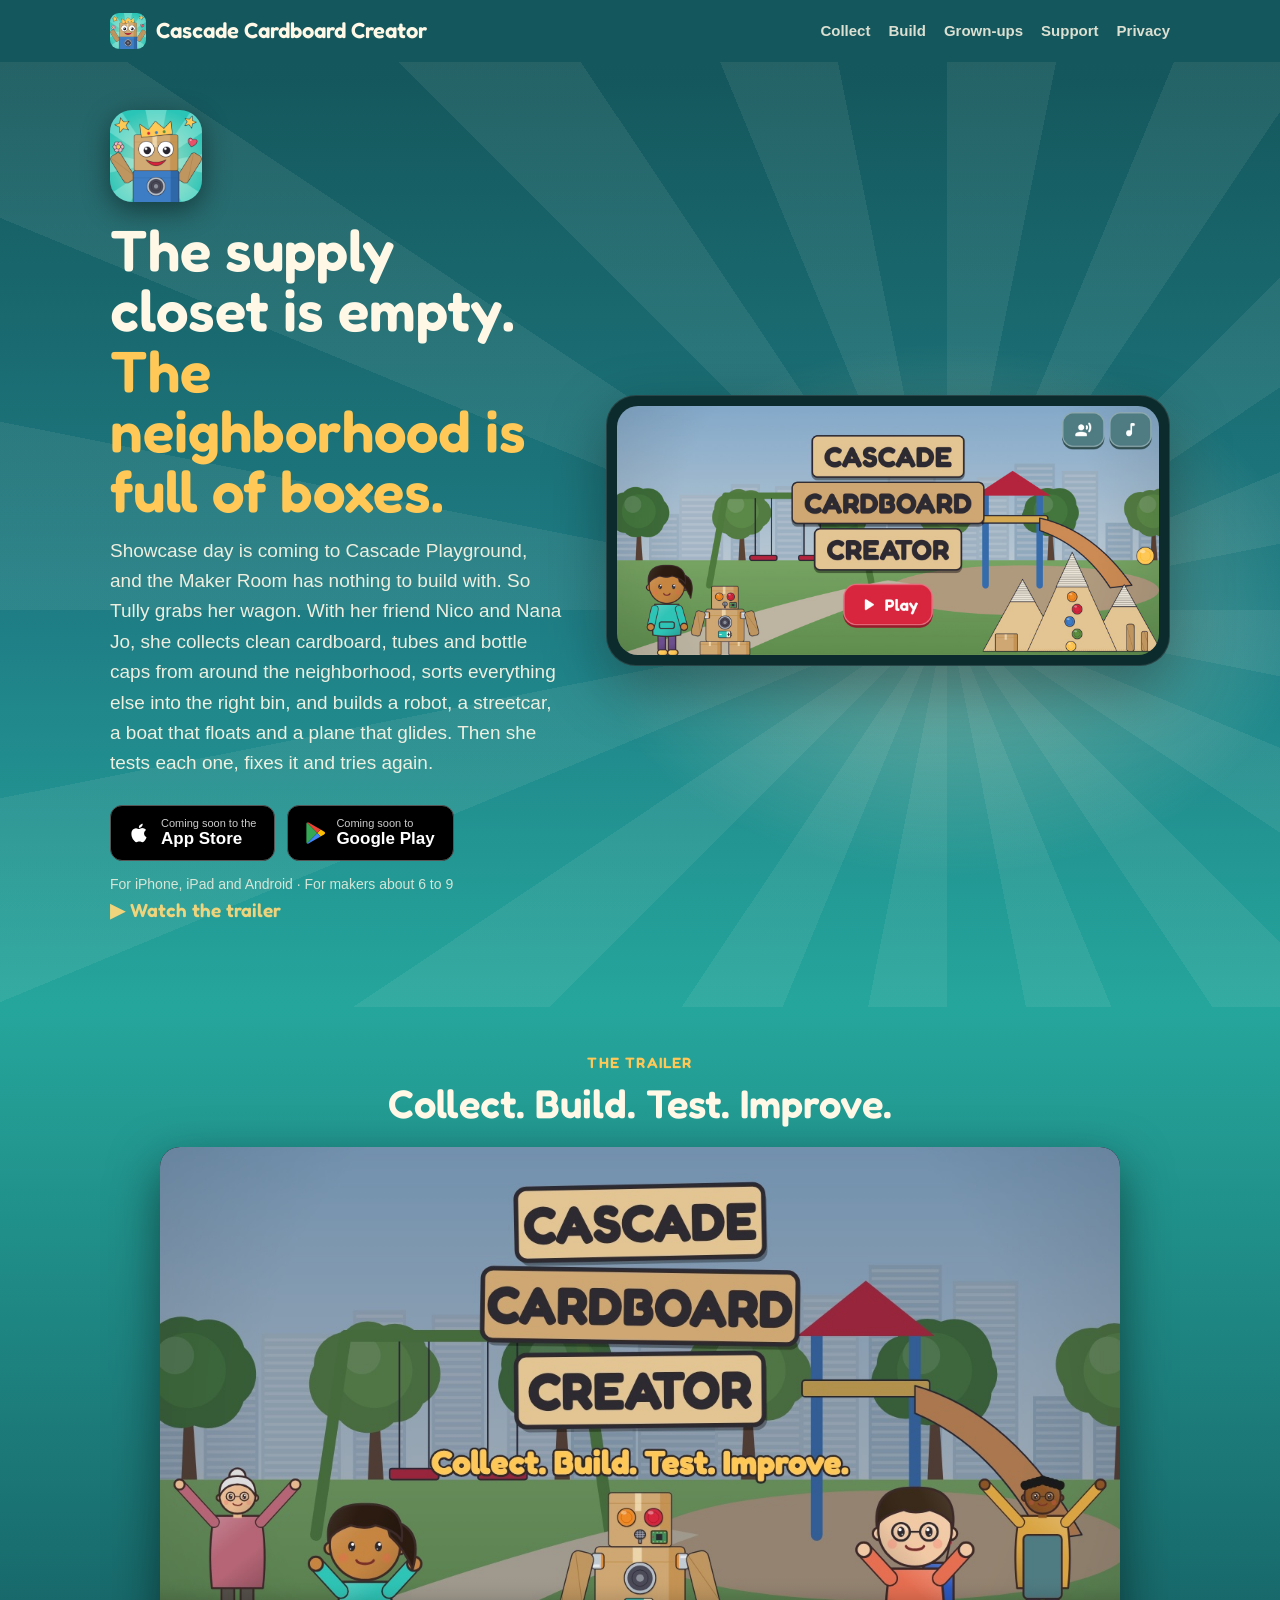
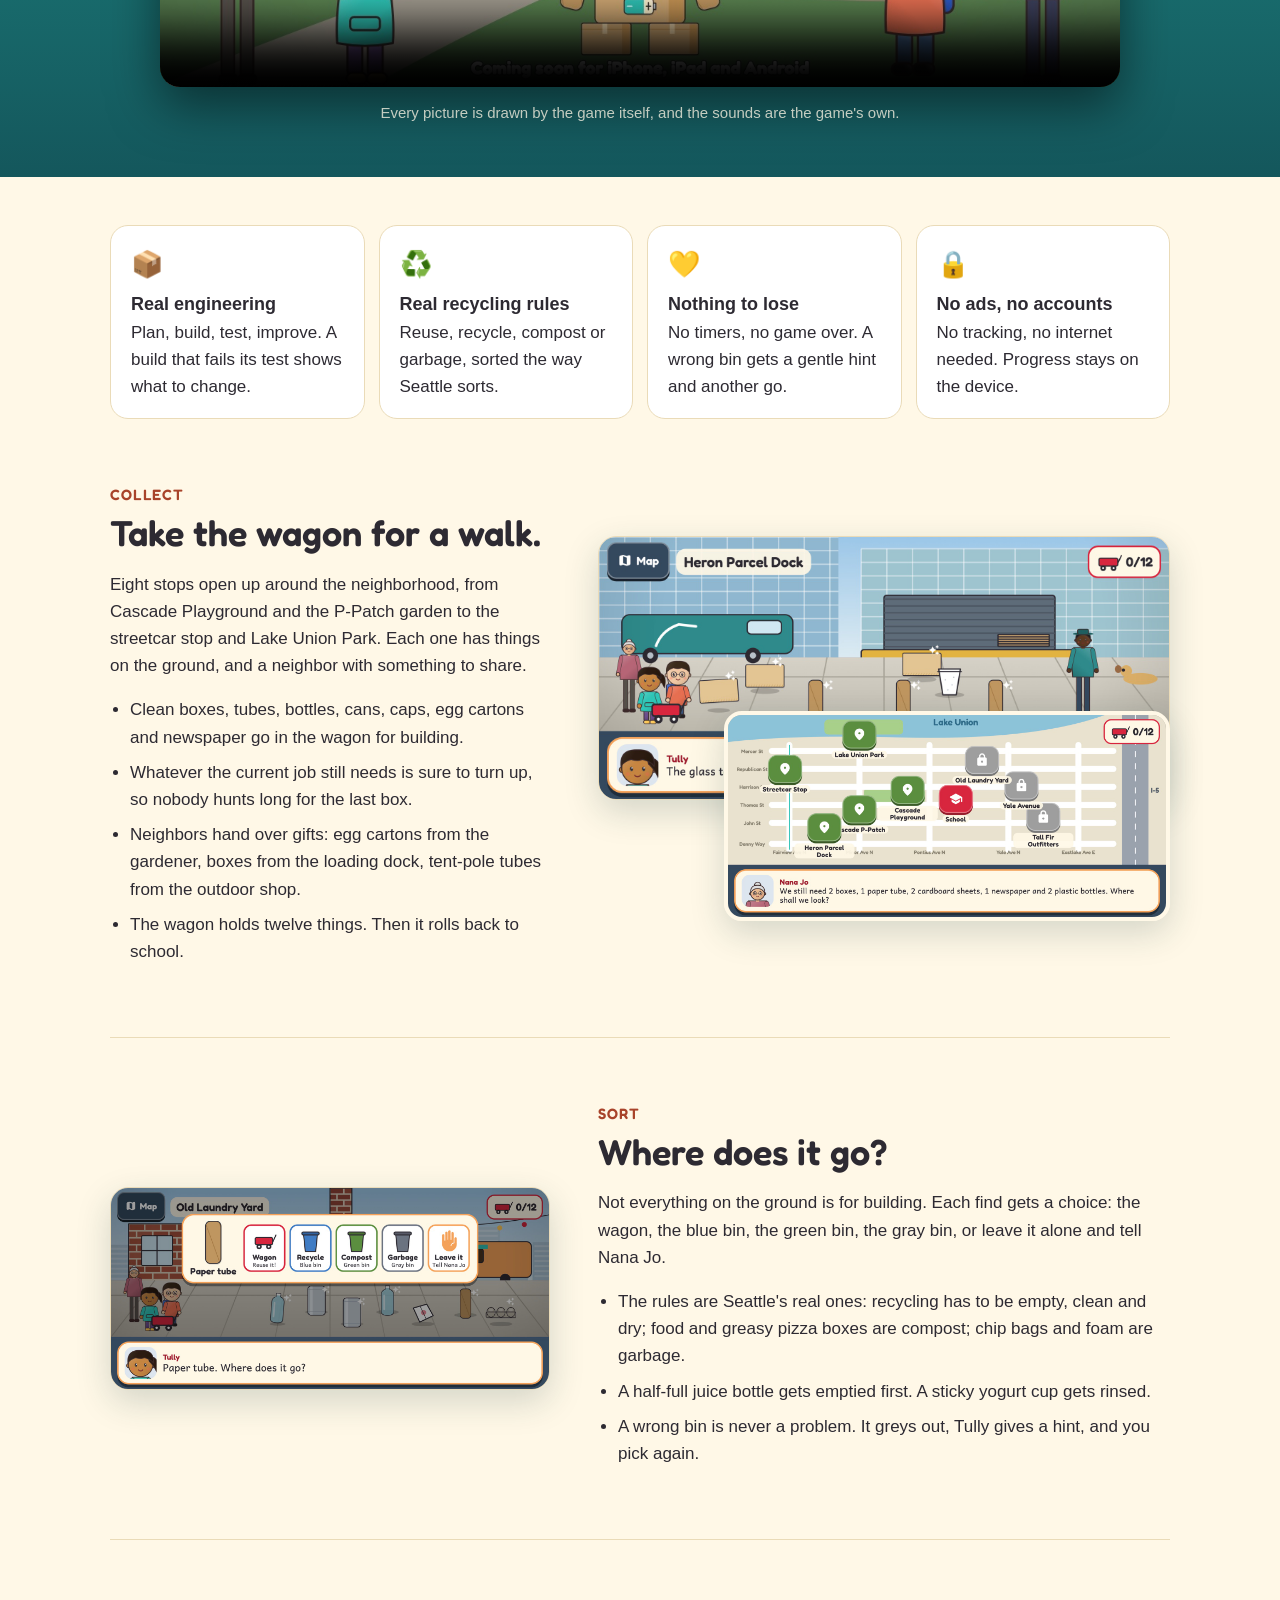
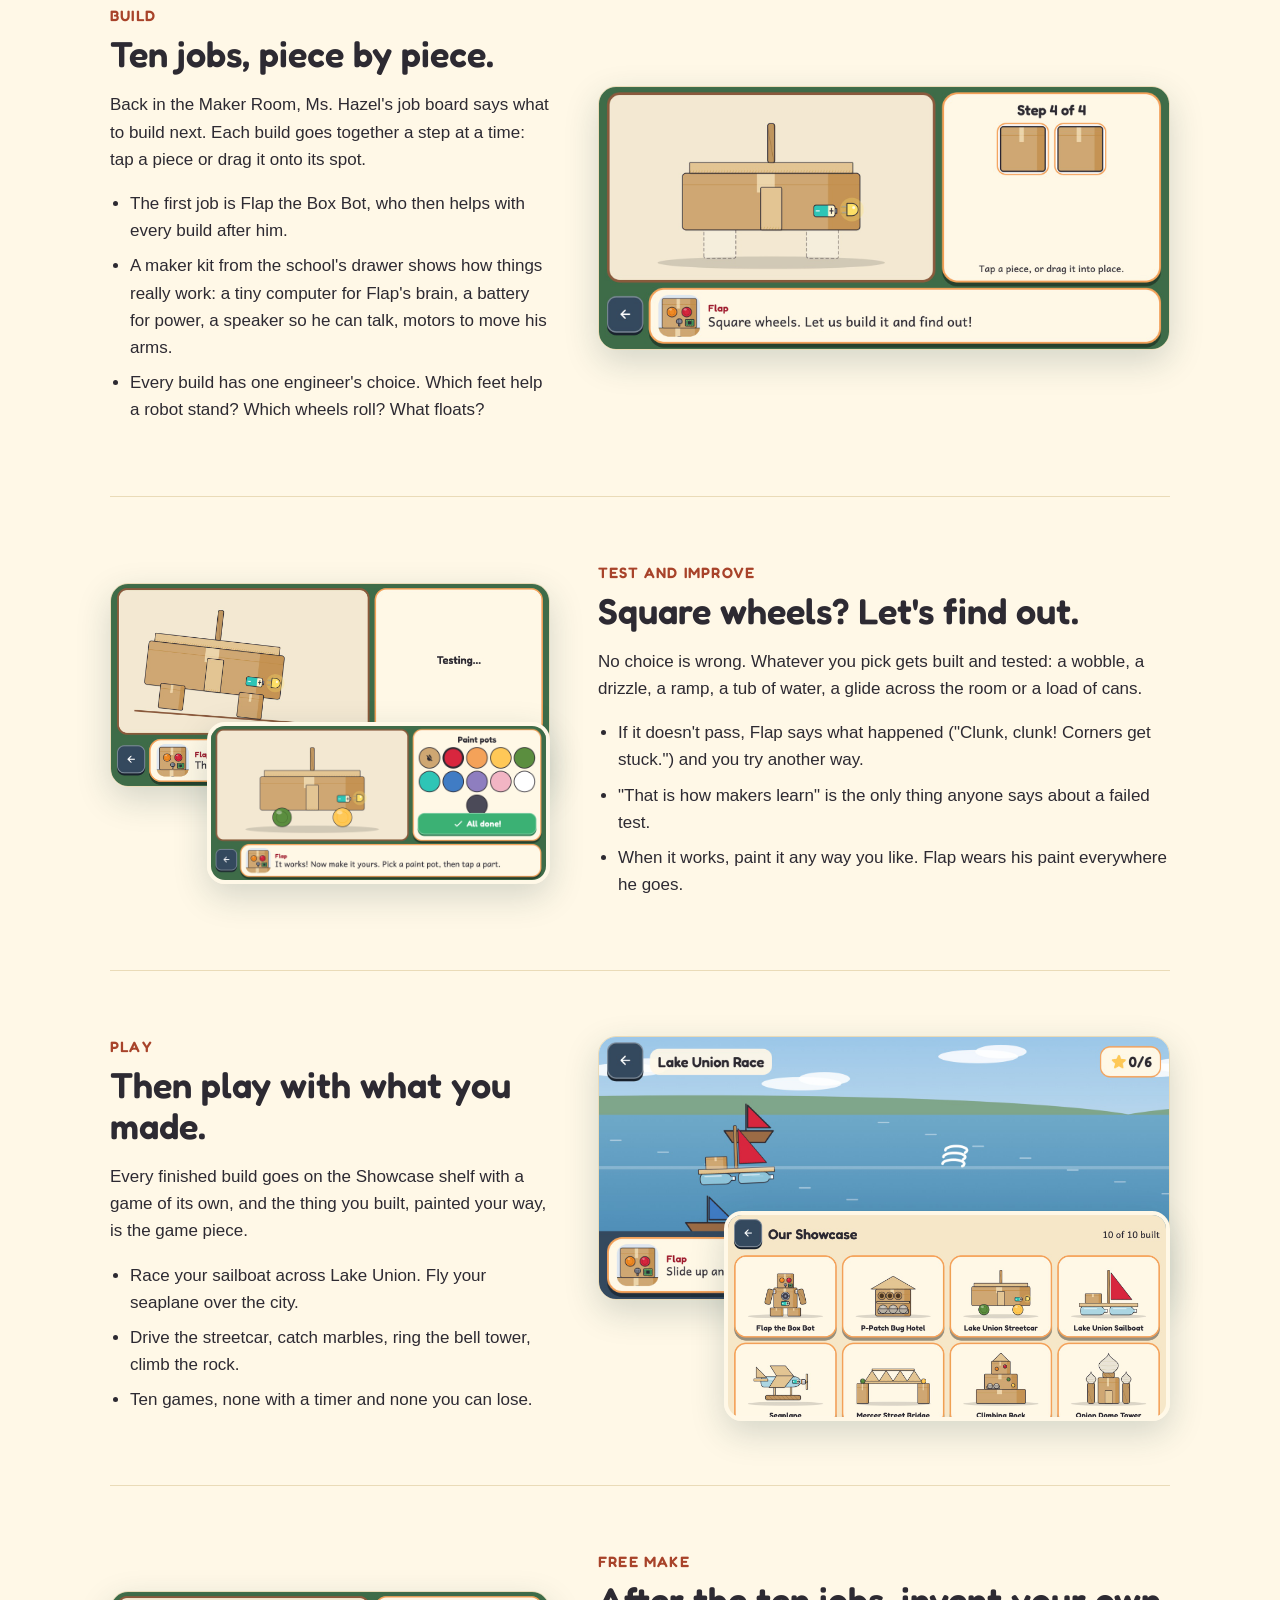
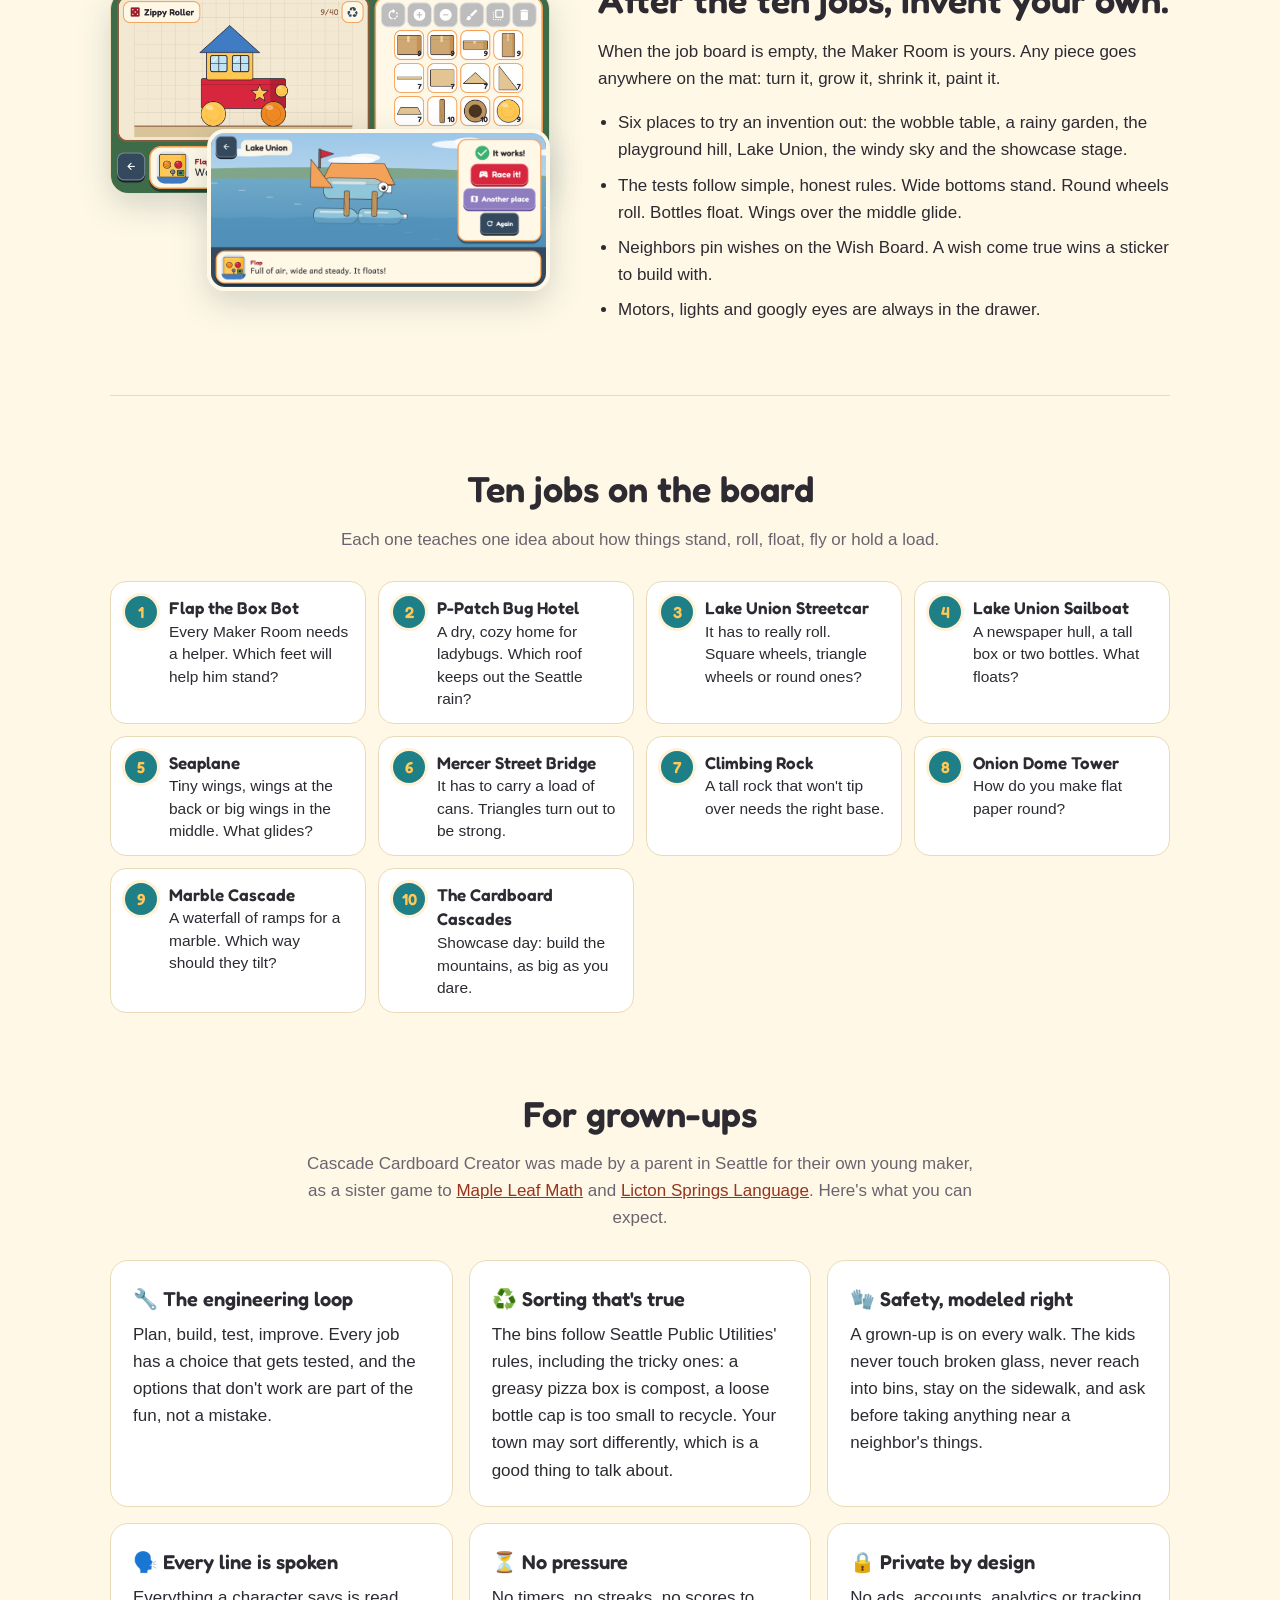
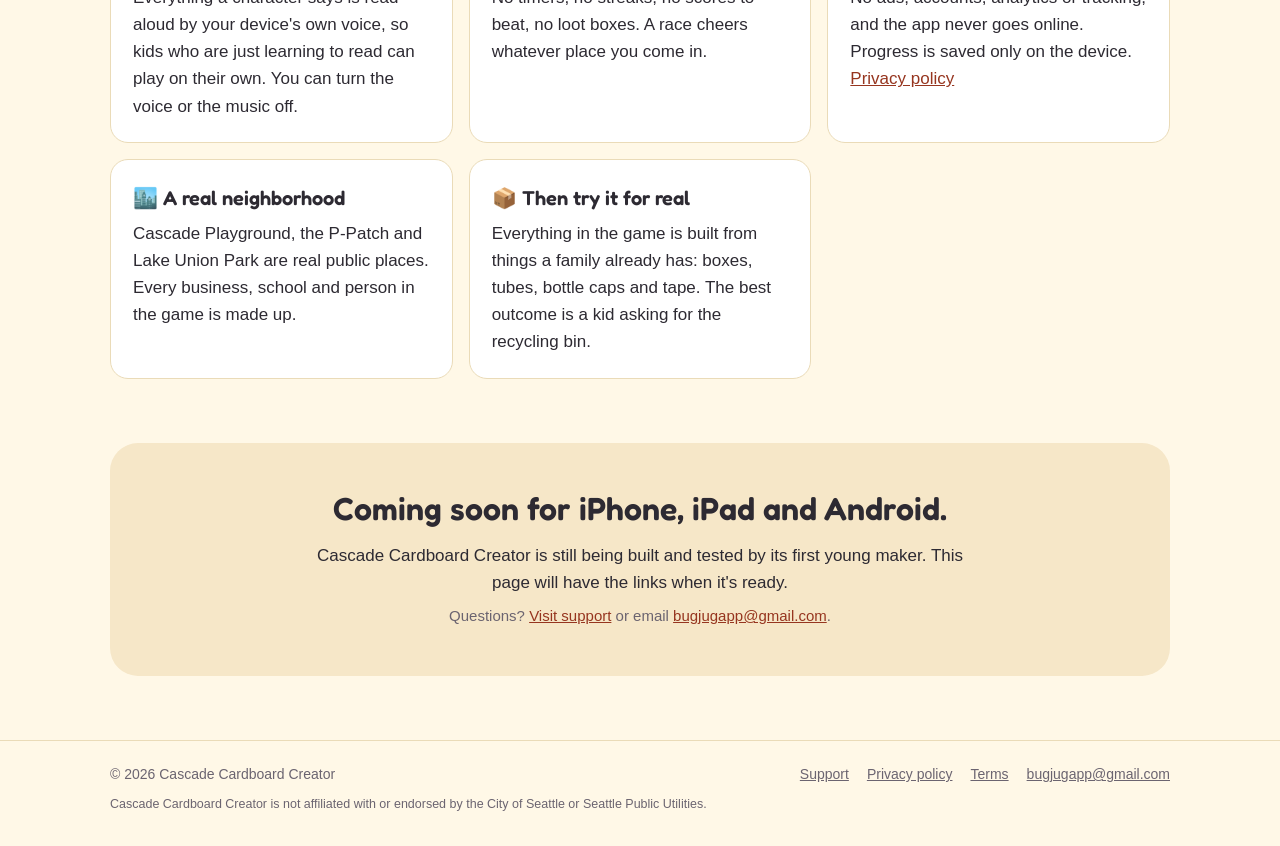
<file: index.html>
<!DOCTYPE html>
<html lang="en">
<head>
  <meta charset="utf-8">
  <meta name="viewport" content="width=device-width, initial-scale=1">
  <title>Cascade Cardboard Creator: Collect It. Build It. Test It.</title>
  <meta name="description" content="A maker game for kids about 6 to 9, set in Seattle's Cascade neighborhood. Pull a wagon around the neighborhood, collect clean cardboard, sort everything else into the right bin, then build a robot, a streetcar, a boat that floats and a plane that glides. Test each build, fix it and try again. Fully voiced, no ads, no accounts, no tracking. For iPhone, iPad and Android.">
  <meta property="og:title" content="Cascade Cardboard Creator: Collect It. Build It. Test It.">
  <meta property="og:description" content="The Maker Room's supply closet is empty, but the neighborhood is full of boxes. Collect, sort, build, test and improve: a cardboard engineering adventure with no ads and no tracking.">
  <meta property="og:image" content="https://cascadecardboardcreator.github.io/img/og.jpg">
  <meta property="og:url" content="https://cascadecardboardcreator.github.io/">
  <meta name="twitter:card" content="summary_large_image">
  <meta name="theme-color" content="#14575c">
  <link rel="icon" href="favicon.png">
  <link rel="apple-touch-icon" href="apple-touch-icon.png">
  <link rel="stylesheet" href="style.css">
</head>
<body>
<header class="bar">
  <div class="wrap">
    <a class="brand" href="./"><img src="img/icon.png" alt="">Cascade Cardboard Creator</a>
    <nav>
      <a class="wide" href="#collect">Collect</a>
      <a class="wide" href="#build">Build</a>
      <a class="wide" href="#grownups">Grown-ups</a>
      <a href="support.html">Support</a>
      <a href="privacy.html">Privacy</a>
    </nav>
  </div>
</header>

<section class="hero">
  <div class="wrap">
    <div>
      <img class="hero-icon" src="img/icon.png" alt="Cascade Cardboard Creator app icon: Flap the cardboard robot cheering in a paper crown">
      <h1>The supply closet is empty.<br><em>The neighborhood is full of boxes.</em></h1>
      <p>Showcase day is coming to Cascade Playground, and the Maker Room has nothing to build with.
        So Tully grabs her wagon. With her friend Nico and Nana Jo, she collects clean cardboard,
        tubes and bottle caps from around the neighborhood, sorts everything else into the right
        bin, and builds a robot, a streetcar, a boat that floats and a plane that glides. Then she
        tests each one, fixes it and tries again.</p>
      <div class="cta">
        <span class="badge" aria-label="Coming soon to the App Store">
          <svg width="22" height="22" viewBox="0 0 24 24" aria-hidden="true"><path fill="currentColor" d="M16.4 12.6c0-2.6 2.1-3.8 2.2-3.9-1.2-1.8-3.1-2-3.7-2-1.6-.2-3.1.9-3.9.9-.8 0-2-.9-3.3-.9-1.7 0-3.3 1-4.2 2.5-1.8 3.1-.5 7.7 1.3 10.2.9 1.2 1.9 2.6 3.2 2.6 1.3-.1 1.8-.8 3.3-.8 1.6 0 2 .8 3.3.8 1.4 0 2.3-1.3 3.1-2.5 1-1.4 1.4-2.8 1.4-2.9 0 0-2.7-1-2.7-4zM13.9 5c.7-.9 1.2-2 1-3.2-1 0-2.3.7-3 1.6-.7.8-1.2 2-1.1 3.1 1.2.1 2.3-.6 3.1-1.5z"/></svg>
          <span><small>Coming soon to the</small>App Store</span>
        </span>
        <span class="badge" aria-label="Coming soon to Google Play">
          <svg width="20" height="22" viewBox="0 0 20 22" aria-hidden="true"><path fill="#34a853" d="M1 .6 11.3 11 1 21.4c-.4-.2-.6-.6-.6-1.1V1.7C.4 1.2.6.8 1 .6z"/><path fill="#fbbc04" d="m14.7 7.6 3.6 2.1c1 .6 1 2 0 2.6l-3.6 2.1-3.4-3.4z"/><path fill="#4285f4" d="M11.3 11 14.7 14.4 2.5 21.4c-.5.3-1 .3-1.5 0z"/><path fill="#ea4335" d="M1 .6c.5-.3 1-.3 1.5 0l12.2 7-3.4 3.4z"/></svg>
          <span><small>Coming soon to</small>Google Play</span>
        </span>
        <span class="note">For iPhone, iPad and Android · For makers about 6 to 9</span>
      </div>
      <p class="watch"><a href="#trailer">▶ Watch the trailer</a></p>
    </div>
    <div class="device"><img src="img/title.jpg" alt="The title screen: Tully and Flap the cardboard robot at Cascade Playground, beside a set of cardboard mountains, with a Play button"></div>
  </div>
</section>

<section class="trailer" id="trailer" aria-labelledby="trailer-title">
  <div class="wrap">
    <p class="kicker">The trailer</p>
    <h2 id="trailer-title">Collect. Build. Test. Improve.</h2>
    <video controls playsinline preload="none" poster="video/trailer-poster.jpg" width="1280" height="720"
      aria-label="A 42-second Cascade Cardboard Creator trailer: the Maker Room's supply closet is empty, so Tully, Nico and Nana Jo roll a red wagon to a loading dock full of boxes, sort what they find into the wagon and the recycling, compost and garbage bins, build Flap the robot piece by piece with a tiny computer, a battery and a speaker, test a streetcar with square wheels and then round ones, float a bottle boat on Lake Union, glide a seaplane over the city, invent a cart of their own, and show it off on stage.">
      <source src="video/trailer.mp4" type="video/mp4">
    </video>
    <p class="trailer-note">Every picture is drawn by the game itself, and the sounds are the game's own.</p>
  </div>
</section>

<main class="wrap">
  <ul class="pills">
    <li><span class="e">📦</span><strong>Real engineering</strong>Plan, build, test, improve. A build that fails its test shows what to change.</li>
    <li><span class="e">♻️</span><strong>Real recycling rules</strong>Reuse, recycle, compost or garbage, sorted the way Seattle sorts.</li>
    <li><span class="e">💛</span><strong>Nothing to lose</strong>No timers, no game over. A wrong bin gets a gentle hint and another go.</li>
    <li><span class="e">🔒</span><strong>No ads, no accounts</strong>No tracking, no internet needed. Progress stays on the device.</li>
  </ul>

  <div class="feature" id="collect">
    <div>
      <p class="kicker">Collect</p>
      <h2>Take the wagon for a walk.</h2>
      <p>Eight stops open up around the neighborhood, from Cascade Playground and the P-Patch garden
        to the streetcar stop and Lake Union Park. Each one has things on the ground, and a neighbor
        with something to share.</p>
      <ul>
        <li>Clean boxes, tubes, bottles, cans, caps, egg cartons and newspaper go in the wagon for building.</li>
        <li>Whatever the current job still needs is sure to turn up, so nobody hunts long for the last box.</li>
        <li>Neighbors hand over gifts: egg cartons from the gardener, boxes from the loading dock,
          tent-pole tubes from the outdoor shop.</li>
        <li>The wagon holds twelve things. Then it rolls back to school.</li>
      </ul>
    </div>
    <figure>
      <img class="shot" src="img/dock.jpg" alt="The loading dock stop: Nana Jo, Tully and Nico with the red wagon, boxes and paper tubes on the ground, and Dez the dock worker with his dog" loading="lazy">
      <img class="shot small" src="img/map.jpg" alt="The map of Cascade: a grid of streets below Lake Union with a pin for each stop and the school in the middle" loading="lazy">
    </figure>
  </div>

  <div class="feature flip">
    <div>
      <p class="kicker">Sort</p>
      <h2>Where does it go?</h2>
      <p>Not everything on the ground is for building. Each find gets a choice: the wagon, the blue
        bin, the green bin, the gray bin, or leave it alone and tell Nana Jo.</p>
      <ul>
        <li>The rules are Seattle's real ones: recycling has to be empty, clean and dry; food and
          greasy pizza boxes are compost; chip bags and foam are garbage.</li>
        <li>A half-full juice bottle gets emptied first. A sticky yogurt cup gets rinsed.</li>
        <li>A wrong bin is never a problem. It greys out, Tully gives a hint, and you pick again.</li>
      </ul>
    </div>
    <figure>
      <img class="shot" src="img/sort.jpg" alt="Sorting a paper tube: a card with five choices, Wagon, Recycle, Compost, Garbage and Leave it" loading="lazy">
    </figure>
  </div>

  <div class="feature" id="build">
    <div>
      <p class="kicker">Build</p>
      <h2>Ten jobs, piece by piece.</h2>
      <p>Back in the Maker Room, Ms. Hazel's job board says what to build next. Each build goes
        together a step at a time: tap a piece or drag it onto its spot.</p>
      <ul>
        <li>The first job is Flap the Box Bot, who then helps with every build after him.</li>
        <li>A maker kit from the school's drawer shows how things really work: a tiny computer for
          Flap's brain, a battery for power, a speaker so he can talk, motors to move his arms.</li>
        <li>Every build has one engineer's choice. Which feet help a robot stand? Which wheels roll?
          What floats?</li>
      </ul>
    </div>
    <figure>
      <img class="shot" src="img/build.jpg" alt="Building the streetcar: the car on the cutting mat with dashed outlines where the wheels go, and two square box wheels in the tray" loading="lazy">
    </figure>
  </div>

  <div class="feature flip">
    <div>
      <p class="kicker">Test and improve</p>
      <h2>Square wheels? Let's find out.</h2>
      <p>No choice is wrong. Whatever you pick gets built and tested: a wobble, a drizzle, a ramp, a
        tub of water, a glide across the room or a load of cans.</p>
      <ul>
        <li>If it doesn't pass, Flap says what happened ("Clunk, clunk! Corners get stuck.") and
          you try another way.</li>
        <li>"That is how makers learn" is the only thing anyone says about a failed test.</li>
        <li>When it works, paint it any way you like. Flap wears his paint everywhere he goes.</li>
      </ul>
    </div>
    <figure>
      <img class="shot" src="img/test-fail.jpg" alt="The roll test: a streetcar with square box wheels stuck at the top of a ramp" loading="lazy">
      <img class="shot small" src="img/paint.jpg" alt="Painting the finished streetcar, now with round wheels: eleven paint pots and an All done button" loading="lazy">
    </figure>
  </div>

  <div class="feature">
    <div>
      <p class="kicker">Play</p>
      <h2>Then play with what you made.</h2>
      <p>Every finished build goes on the Showcase shelf with a game of its own, and the thing you
        built, painted your way, is the game piece.</p>
      <ul>
        <li>Race your sailboat across Lake Union. Fly your seaplane over the city.</li>
        <li>Drive the streetcar, catch marbles, ring the bell tower, climb the rock.</li>
        <li>Ten games, none with a timer and none you can lose.</li>
      </ul>
    </div>
    <figure>
      <img class="shot" src="img/race.jpg" alt="The Lake Union Race: the player's bottle sailboat with a red sail racing two other boats toward a puff of wind" loading="lazy">
      <img class="shot small" src="img/showcase.jpg" alt="The Showcase shelf with all ten builds: Flap, the bug hotel, the streetcar, the sailboat, the seaplane, the bridge, the climbing rock and the onion dome tower" loading="lazy">
    </figure>
  </div>

  <div class="feature flip">
    <div>
      <p class="kicker">Free Make</p>
      <h2>After the ten jobs, invent your own.</h2>
      <p>When the job board is empty, the Maker Room is yours. Any piece goes anywhere on the mat:
        turn it, grow it, shrink it, paint it.</p>
      <ul>
        <li>Six places to try an invention out: the wobble table, a rainy garden, the playground
          hill, Lake Union, the windy sky and the showcase stage.</li>
        <li>The tests follow simple, honest rules. Wide bottoms stand. Round wheels roll. Bottles
          float. Wings over the middle glide.</li>
        <li>Neighbors pin wishes on the Wish Board. A wish come true wins a sticker to build with.</li>
        <li>Motors, lights and googly eyes are always in the drawer.</li>
      </ul>
    </div>
    <figure>
      <img class="shot" src="img/editor.jpg" alt="The Free Make mat: a red cart with yellow wheels and a little house on top, beside a tray of cardboard pieces" loading="lazy">
      <img class="shot small" src="img/lake.jpg" alt="Testing an invention on Lake Union: it floats, with buttons to race it, try another place or go again" loading="lazy">
    </figure>
  </div>

  <section class="chapters" id="jobs">
    <h2>Ten jobs on the board</h2>
    <p>Each one teaches one idea about how things stand, roll, float, fly or hold a load.</p>
    <ol>
      <li><strong>Flap the Box Bot</strong>Every Maker Room needs a helper. Which feet will help him stand?</li>
      <li><strong>P-Patch Bug Hotel</strong>A dry, cozy home for ladybugs. Which roof keeps out the Seattle rain?</li>
      <li><strong>Lake Union Streetcar</strong>It has to really roll. Square wheels, triangle wheels or round ones?</li>
      <li><strong>Lake Union Sailboat</strong>A newspaper hull, a tall box or two bottles. What floats?</li>
      <li><strong>Seaplane</strong>Tiny wings, wings at the back or big wings in the middle. What glides?</li>
      <li><strong>Mercer Street Bridge</strong>It has to carry a load of cans. Triangles turn out to be strong.</li>
      <li><strong>Climbing Rock</strong>A tall rock that won't tip over needs the right base.</li>
      <li><strong>Onion Dome Tower</strong>How do you make flat paper round?</li>
      <li><strong>Marble Cascade</strong>A waterfall of ramps for a marble. Which way should they tilt?</li>
      <li><strong>The Cardboard Cascades</strong>Showcase day: build the mountains, as big as you dare.</li>
    </ol>
  </section>

  <section class="grownups" id="grownups">
    <h2>For grown-ups</h2>
    <p>Cascade Cardboard Creator was made by a parent in Seattle for their own young maker, as a
      sister game to <a href="https://mapleleafmath.github.io/">Maple Leaf Math</a> and
      <a href="https://lictonspringslanguage.github.io/">Licton Springs Language</a>. Here's what
      you can expect.</p>
    <div class="cards">
      <div class="card">
        <h3>🔧 The engineering loop</h3>
        <p>Plan, build, test, improve. Every job has a choice that gets tested, and the options
          that don't work are part of the fun, not a mistake.</p>
      </div>
      <div class="card">
        <h3>♻️ Sorting that's true</h3>
        <p>The bins follow Seattle Public Utilities' rules, including the tricky ones: a greasy
          pizza box is compost, a loose bottle cap is too small to recycle. Your town may sort
          differently, which is a good thing to talk about.</p>
      </div>
      <div class="card">
        <h3>🧤 Safety, modeled right</h3>
        <p>A grown-up is on every walk. The kids never touch broken glass, never reach into bins,
          stay on the sidewalk, and ask before taking anything near a neighbor's things.</p>
      </div>
      <div class="card">
        <h3>🗣️ Every line is spoken</h3>
        <p>Everything a character says is read aloud by your device's own voice, so kids who are
          just learning to read can play on their own. You can turn the voice or the music off.</p>
      </div>
      <div class="card">
        <h3>⏳ No pressure</h3>
        <p>No timers, no streaks, no scores to beat, no loot boxes. A race cheers whatever place
          you come in.</p>
      </div>
      <div class="card">
        <h3>🔒 Private by design</h3>
        <p>No ads, accounts, analytics or tracking, and the app never goes online. Progress is
          saved only on the device. <a href="privacy.html">Privacy policy</a></p>
      </div>
      <div class="card">
        <h3>🏙️ A real neighborhood</h3>
        <p>Cascade Playground, the P-Patch and Lake Union Park are real public places. Every
          business, school and person in the game is made up.</p>
      </div>
      <div class="card">
        <h3>📦 Then try it for real</h3>
        <p>Everything in the game is built from things a family already has: boxes, tubes, bottle
          caps and tape. The best outcome is a kid asking for the recycling bin.</p>
      </div>
    </div>
  </section>

  <div class="closing">
    <h2>Coming soon for iPhone, iPad and Android.</h2>
    <p>Cascade Cardboard Creator is still being built and tested by its first young maker. This
      page will have the links when it's ready.</p>
    <p class="meta">Questions? <a href="support.html">Visit support</a> or email
      <a href="mailto:bugjugapp@gmail.com">bugjugapp@gmail.com</a>.</p>
  </div>
</main>

<footer>
  <div class="wrap">
    <span>© 2026 Cascade Cardboard Creator</span>
    <nav>
      <a href="support.html">Support</a>
      <a href="privacy.html">Privacy policy</a>
      <a href="support.html#terms">Terms</a>
      <a href="mailto:bugjugapp@gmail.com">bugjugapp@gmail.com</a>
    </nav>
    <span class="fine">Cascade Cardboard Creator is not affiliated with or endorsed by the City of
      Seattle or Seattle Public Utilities.</span>
  </div>
</footer>
</body>
</html>
</file>
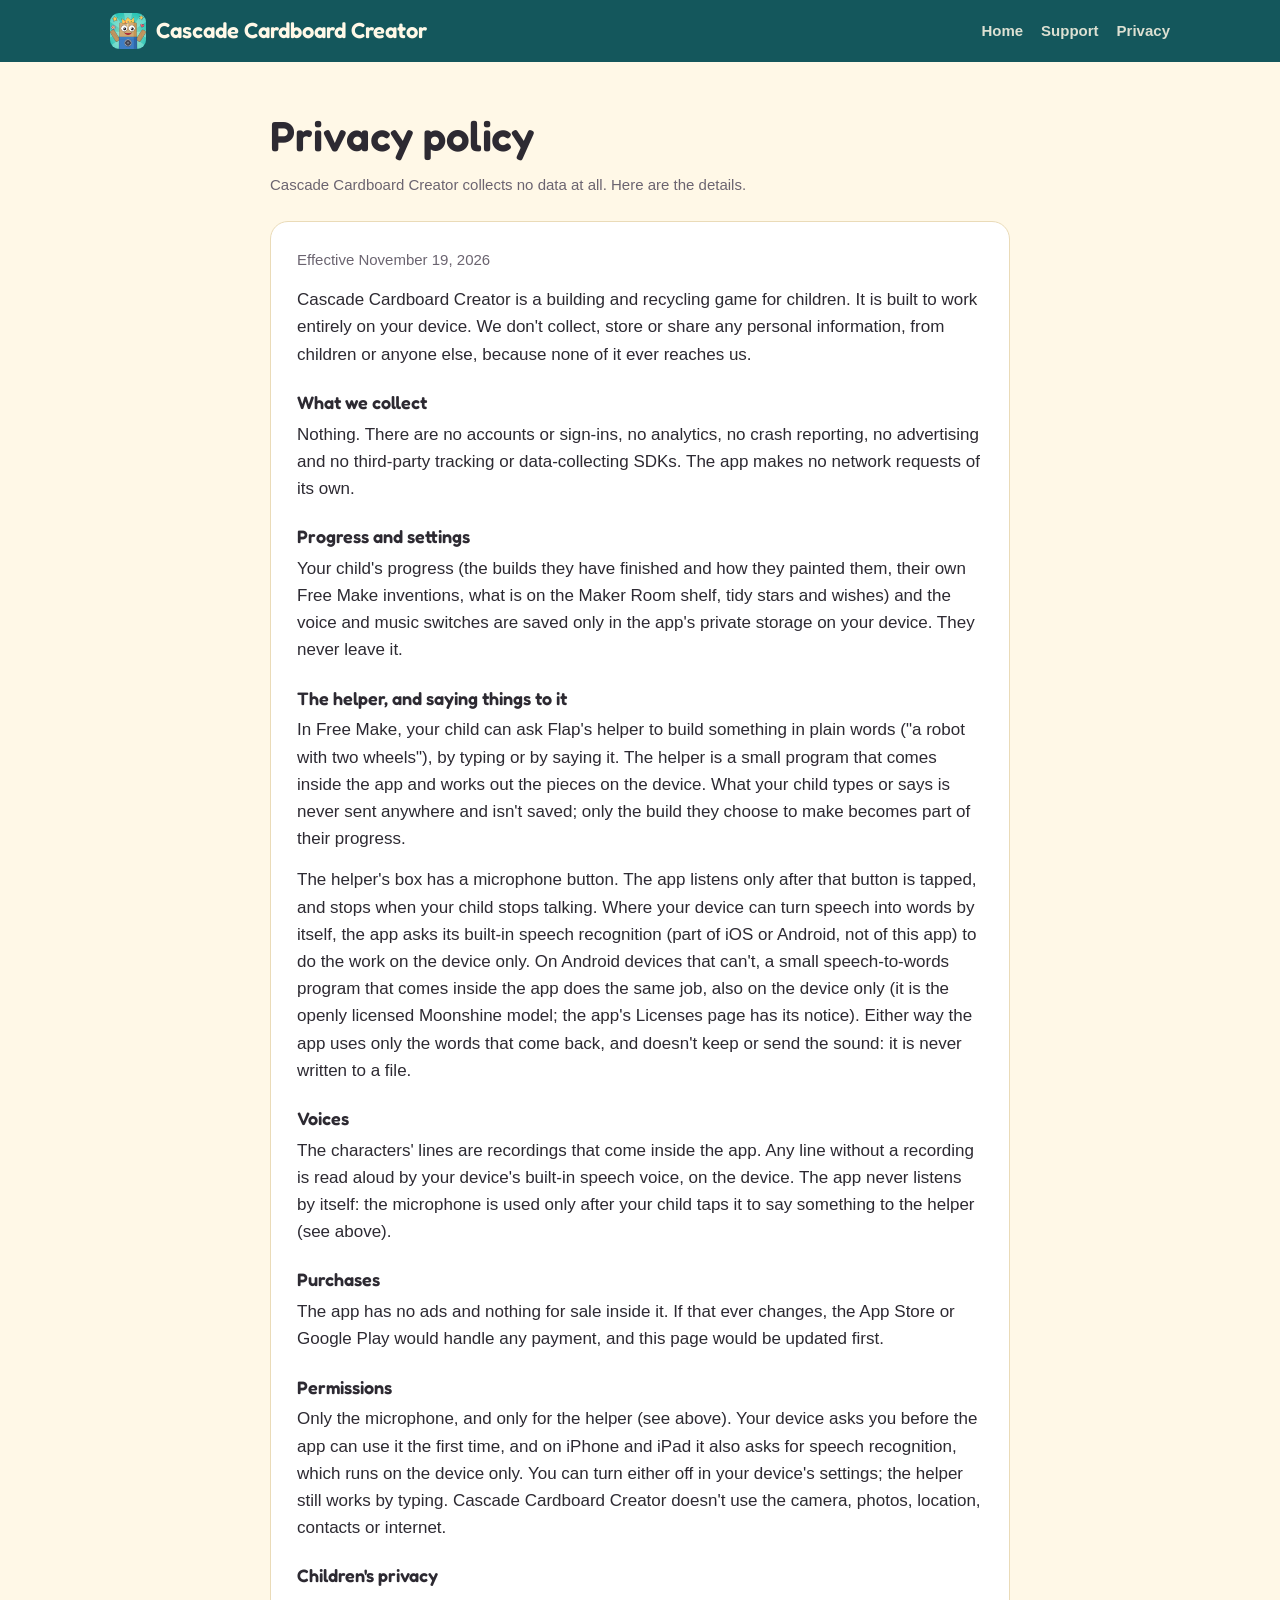
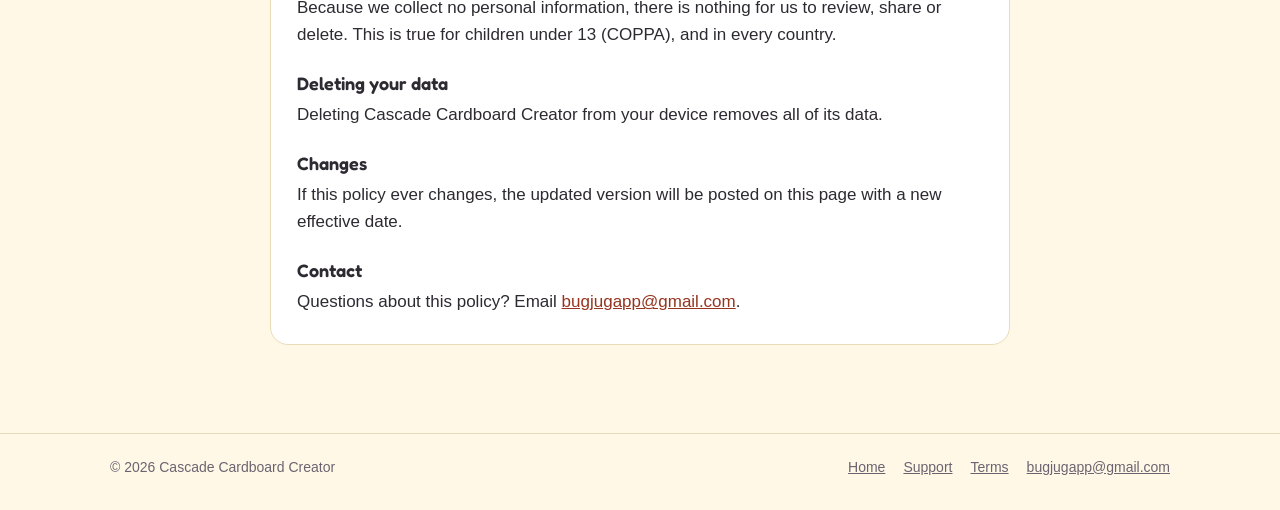
<file: privacy.html>
<!DOCTYPE html>
<html lang="en">
<head>
  <meta charset="utf-8">
  <meta name="viewport" content="width=device-width, initial-scale=1">
  <title>Cascade Cardboard Creator Privacy Policy</title>
  <meta name="description" content="Cascade Cardboard Creator's privacy policy: no data collected, no accounts, no ads, no tracking. The app never goes online and progress stays on your device.">
  <meta name="theme-color" content="#14575c">
  <link rel="icon" href="favicon.png">
  <link rel="apple-touch-icon" href="apple-touch-icon.png">
  <link rel="stylesheet" href="style.css">
</head>
<body>
<header class="bar">
  <div class="wrap">
    <a class="brand" href="./"><img src="img/icon.png" alt="">Cascade Cardboard Creator</a>
    <nav>
      <a class="wide" href="./">Home</a>
      <a href="support.html">Support</a>
      <a href="privacy.html">Privacy</a>
    </nav>
  </div>
</header>
<main class="doc">
  <h1>Privacy policy</h1>
  <p class="meta">Cascade Cardboard Creator collects no data at all. Here are the details.</p>

  <section id="privacy">
    <p class="meta">Effective November 19, 2026</p>
    <p>Cascade Cardboard Creator is a building and recycling game for children. It is built to work
      entirely on your device. We don't collect, store or share any personal information, from
      children or anyone else, because none of it ever reaches us.</p>

    <h3>What we collect</h3>
    <p>Nothing. There are no accounts or sign-ins, no analytics, no crash reporting, no advertising
      and no third-party tracking or data-collecting SDKs. The app makes no network requests of its own.</p>

    <h3>Progress and settings</h3>
    <p>Your child's progress (the builds they have finished and how they painted them, their own
      Free Make inventions, what is on the Maker Room shelf, tidy stars and wishes) and the voice
      and music switches are saved only in the app's private storage on your device. They never
      leave it.</p>

    <h3>The helper, and saying things to it</h3>
    <p>In Free Make, your child can ask Flap's helper to build something in plain words ("a robot
      with two wheels"), by typing or by saying it. The helper is a small program that comes inside
      the app and works out the pieces on the device. What your child types or says is never sent
      anywhere and isn't saved; only the build they choose to make becomes part of their progress.</p>
    <p>The helper's box has a microphone button. The app listens only after that button is tapped,
      and stops when your child stops talking. Where your device can turn speech into words by
      itself, the app asks its built-in speech recognition (part of iOS or Android, not of this app)
      to do the work on the device only. On Android devices that can't, a small speech-to-words
      program that comes inside the app does the same job, also on the device only (it is the openly
      licensed Moonshine model; the app's Licenses page has its notice). Either way the app uses only
      the words that come back, and doesn't keep or send the sound: it is never written to a file.</p>

    <h3>Voices</h3>
    <p>The characters' lines are recordings that come inside the app. Any line without a recording
      is read aloud by your device's built-in speech voice, on the device. The app never listens by
      itself: the microphone is used only after your child taps it to say something to the helper
      (see above).</p>

    <h3>Purchases</h3>
    <p>The app has no ads and nothing for sale inside it. If that ever changes, the App Store or
      Google Play would handle any payment, and this page would be updated first.</p>

    <h3>Permissions</h3>
    <p>Only the microphone, and only for the helper (see above). Your device asks you before the
      app can use it the first time, and on iPhone and iPad it also asks for speech recognition,
      which runs on the device only. You can turn either off in your device's settings; the helper
      still works by typing. Cascade Cardboard Creator doesn't use the camera, photos, location,
      contacts or internet.</p>

    <h3>Children's privacy</h3>
    <p>Because we collect no personal information, there is nothing for us to review, share or
      delete. This is true for children under 13 (COPPA), and in every country.</p>

    <h3>Deleting your data</h3>
    <p>Deleting Cascade Cardboard Creator from your device removes all of its data.</p>

    <h3>Changes</h3>
    <p>If this policy ever changes, the updated version will be posted on this page with a new
      effective date.</p>

    <h3>Contact</h3>
    <p>Questions about this policy? Email <a href="mailto:bugjugapp@gmail.com">bugjugapp@gmail.com</a>.</p>
  </section>
</main>
<footer>
  <div class="wrap">
    <span>© 2026 Cascade Cardboard Creator</span>
    <nav>
      <a href="./">Home</a>
      <a href="support.html">Support</a>
      <a href="support.html#terms">Terms</a>
      <a href="mailto:bugjugapp@gmail.com">bugjugapp@gmail.com</a>
    </nav>
  </div>
</footer>
</body>
</html>
</file>
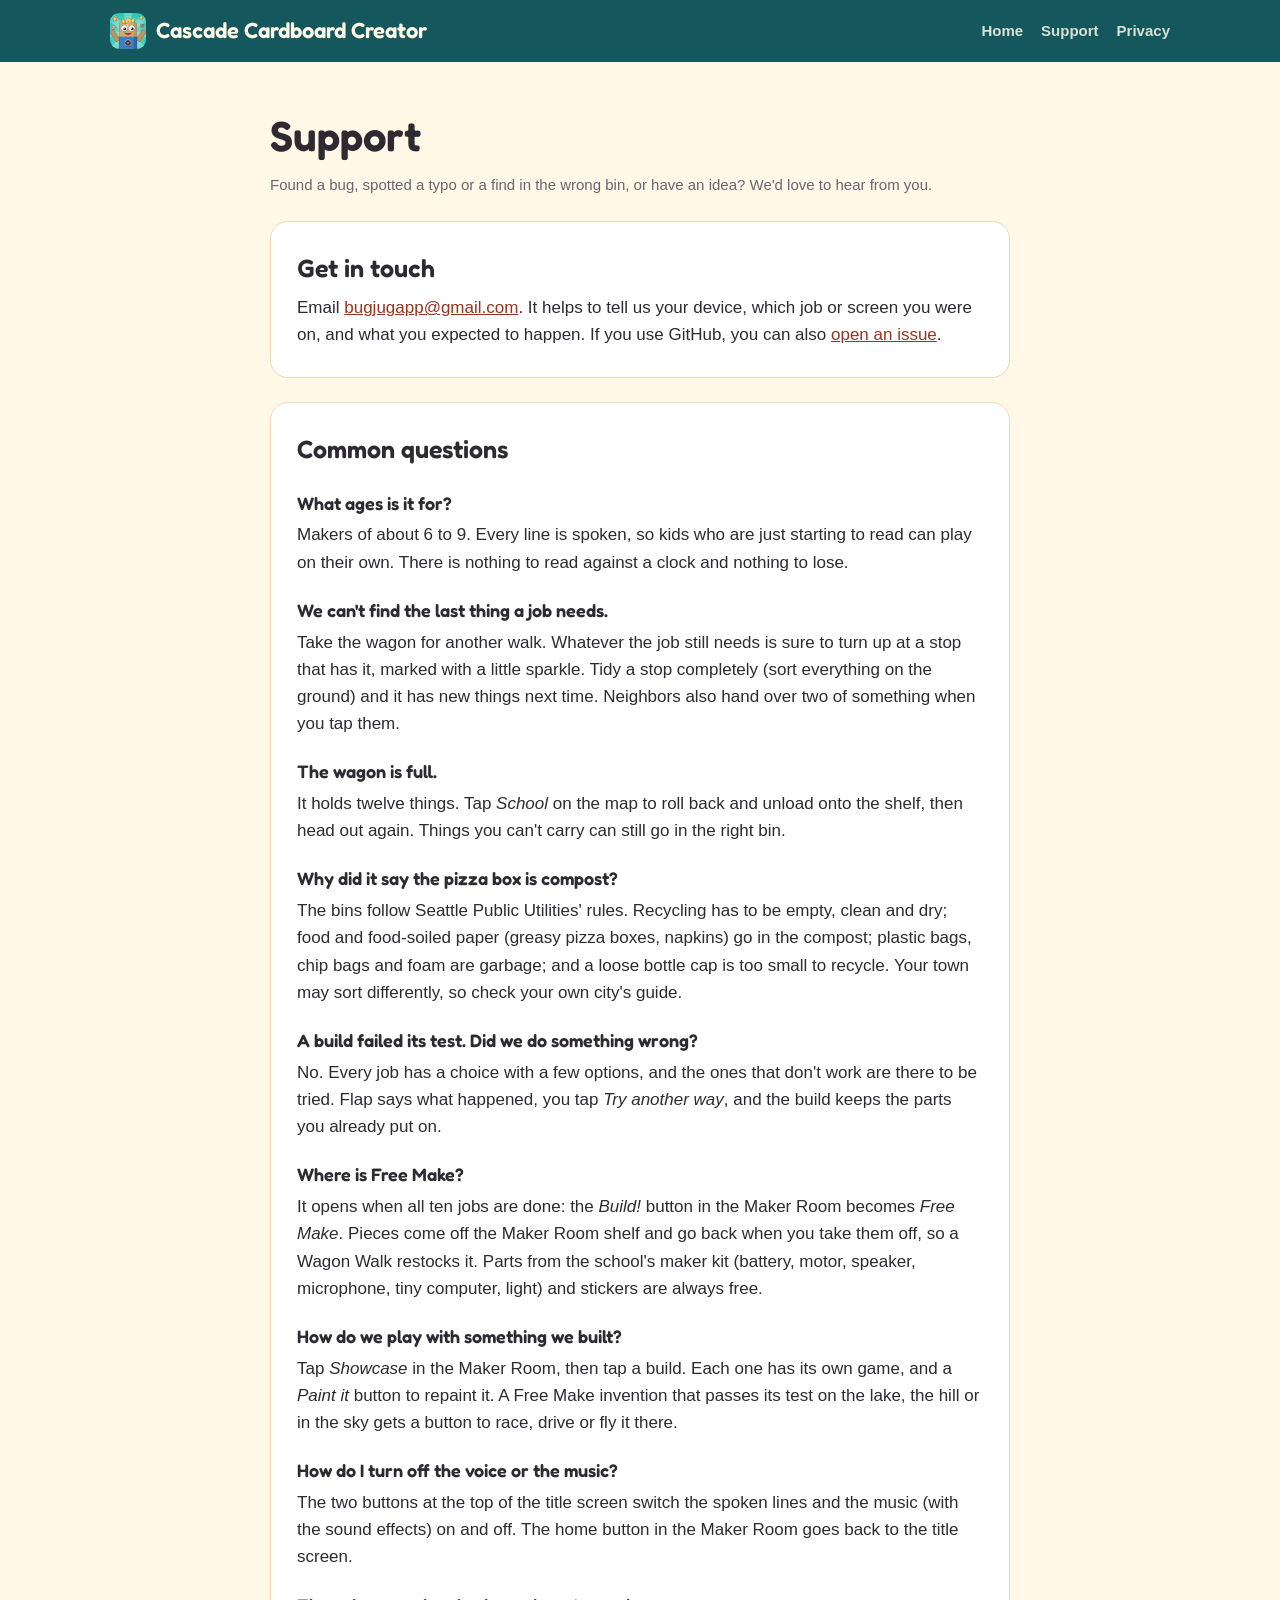
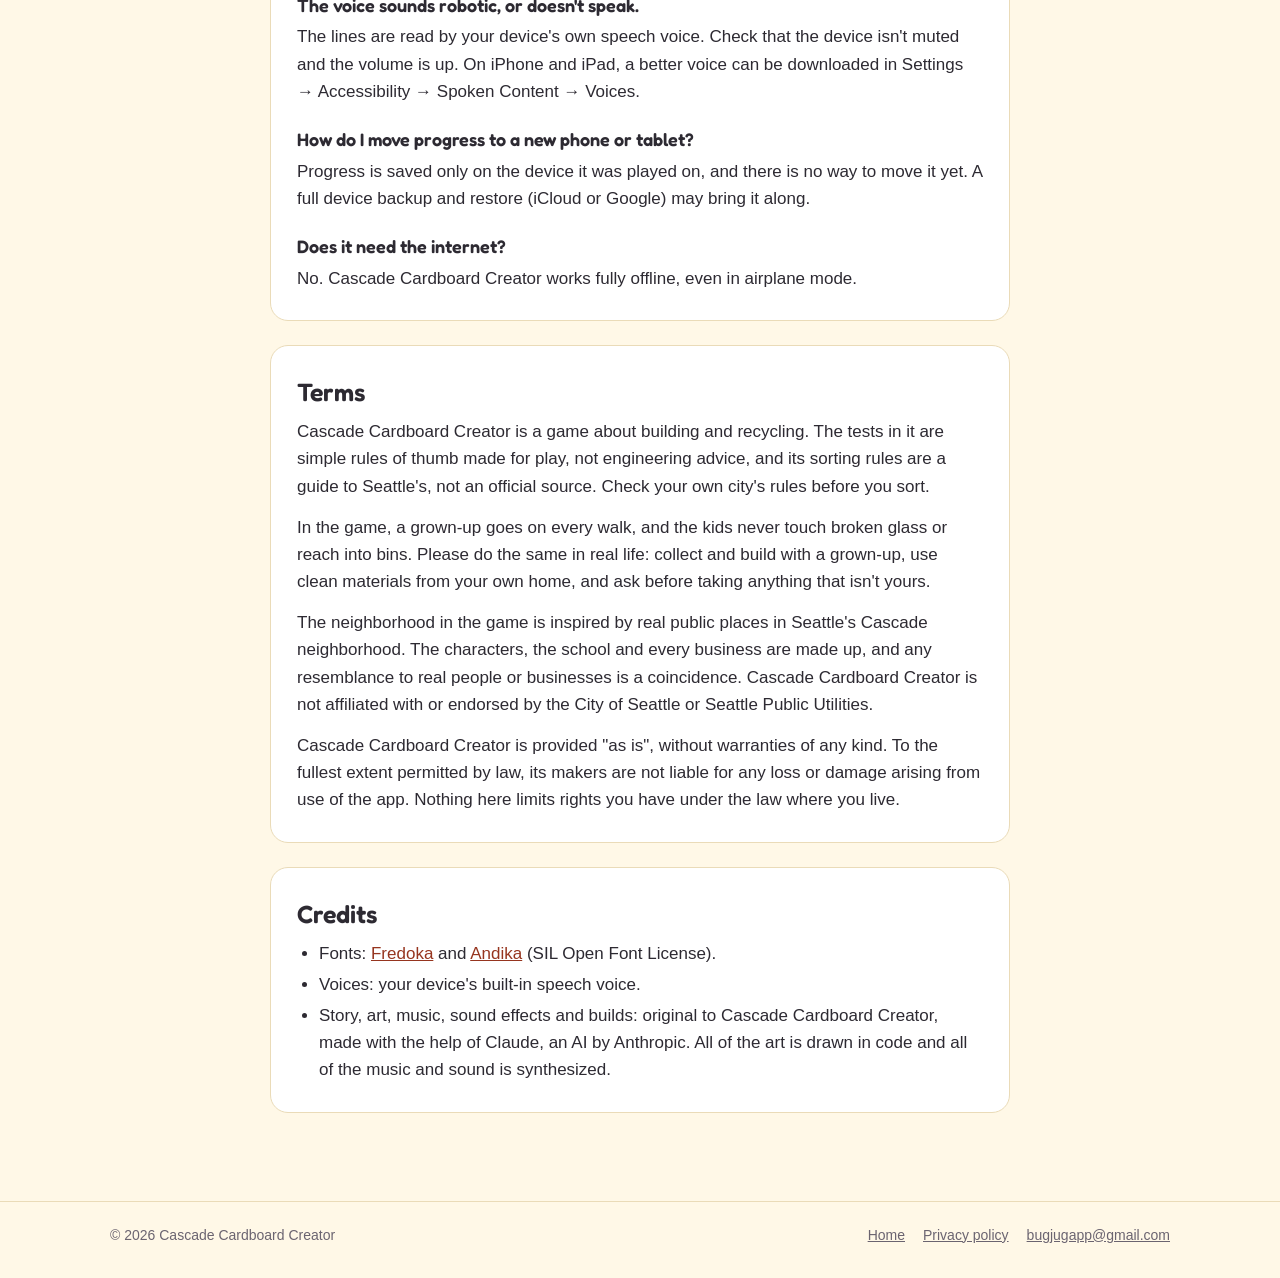
<file: support.html>
<!DOCTYPE html>
<html lang="en">
<head>
  <meta charset="utf-8">
  <meta name="viewport" content="width=device-width, initial-scale=1">
  <title>Cascade Cardboard Creator Support</title>
  <meta name="description" content="Help with Cascade Cardboard Creator: finding materials, sorting, Free Make, sound, and how to reach us.">
  <meta name="theme-color" content="#14575c">
  <link rel="icon" href="favicon.png">
  <link rel="apple-touch-icon" href="apple-touch-icon.png">
  <link rel="stylesheet" href="style.css">
</head>
<body>
<header class="bar">
  <div class="wrap">
    <a class="brand" href="./"><img src="img/icon.png" alt="">Cascade Cardboard Creator</a>
    <nav>
      <a class="wide" href="./">Home</a>
      <a href="support.html">Support</a>
      <a href="privacy.html">Privacy</a>
    </nav>
  </div>
</header>
<main class="doc">
  <h1>Support</h1>
  <p class="meta">Found a bug, spotted a typo or a find in the wrong bin, or have an idea? We'd love to hear from you.</p>

  <section id="contact">
    <h2>Get in touch</h2>
    <p>Email <a href="mailto:bugjugapp@gmail.com">bugjugapp@gmail.com</a>. It helps to tell us your
      device, which job or screen you were on, and what you expected to happen. If you use GitHub,
      you can also <a href="https://github.com/cascadecardboardcreator/cascadecardboardcreator.github.io/issues/new">open an issue</a>.</p>
  </section>

  <section id="faq">
    <h2>Common questions</h2>

    <h3>What ages is it for?</h3>
    <p>Makers of about 6 to 9. Every line is spoken, so kids who are just starting to read can play
      on their own. There is nothing to read against a clock and nothing to lose.</p>

    <h3>We can't find the last thing a job needs.</h3>
    <p>Take the wagon for another walk. Whatever the job still needs is sure to turn up at a stop
      that has it, marked with a little sparkle. Tidy a stop completely (sort everything on the
      ground) and it has new things next time. Neighbors also hand over two of something when you
      tap them.</p>

    <h3>The wagon is full.</h3>
    <p>It holds twelve things. Tap <em>School</em> on the map to roll back and unload onto the
      shelf, then head out again. Things you can't carry can still go in the right bin.</p>

    <h3>Why did it say the pizza box is compost?</h3>
    <p>The bins follow Seattle Public Utilities' rules. Recycling has to be empty, clean and dry;
      food and food-soiled paper (greasy pizza boxes, napkins) go in the compost; plastic bags,
      chip bags and foam are garbage; and a loose bottle cap is too small to recycle. Your town may
      sort differently, so check your own city's guide.</p>

    <h3>A build failed its test. Did we do something wrong?</h3>
    <p>No. Every job has a choice with a few options, and the ones that don't work are there to be
      tried. Flap says what happened, you tap <em>Try another way</em>, and the build keeps the
      parts you already put on.</p>

    <h3>Where is Free Make?</h3>
    <p>It opens when all ten jobs are done: the <em>Build!</em> button in the Maker Room becomes
      <em>Free Make</em>. Pieces come off the Maker Room shelf and go back when you take them off,
      so a Wagon Walk restocks it. Parts from the school's maker kit (battery, motor, speaker,
      microphone, tiny computer, light) and stickers are always free.</p>

    <h3>How do we play with something we built?</h3>
    <p>Tap <em>Showcase</em> in the Maker Room, then tap a build. Each one has its own game, and a
      <em>Paint it</em> button to repaint it. A Free Make invention that passes its test on the
      lake, the hill or in the sky gets a button to race, drive or fly it there.</p>

    <h3>How do I turn off the voice or the music?</h3>
    <p>The two buttons at the top of the title screen switch the spoken lines and the music (with
      the sound effects) on and off. The home button in the Maker Room goes back to the title
      screen.</p>

    <h3>The voice sounds robotic, or doesn't speak.</h3>
    <p>The lines are read by your device's own speech voice. Check that the device isn't muted and
      the volume is up. On iPhone and iPad, a better voice can be downloaded in Settings →
      Accessibility → Spoken Content → Voices.</p>

    <h3>How do I move progress to a new phone or tablet?</h3>
    <p>Progress is saved only on the device it was played on, and there is no way to move it yet.
      A full device backup and restore (iCloud or Google) may bring it along.</p>

    <h3>Does it need the internet?</h3>
    <p>No. Cascade Cardboard Creator works fully offline, even in airplane mode.</p>
  </section>

  <section id="terms">
    <h2>Terms</h2>
    <p>Cascade Cardboard Creator is a game about building and recycling. The tests in it are
      simple rules of thumb made for play, not engineering advice, and its sorting rules are a
      guide to Seattle's, not an official source. Check your own city's rules before you sort.</p>
    <p>In the game, a grown-up goes on every walk, and the kids never touch broken glass or reach
      into bins. Please do the same in real life: collect and build with a grown-up, use clean
      materials from your own home, and ask before taking anything that isn't yours.</p>
    <p>The neighborhood in the game is inspired by real public places in Seattle's Cascade
      neighborhood. The characters, the school and every business are made up, and any resemblance
      to real people or businesses is a coincidence. Cascade Cardboard Creator is not affiliated
      with or endorsed by the City of Seattle or Seattle Public Utilities.</p>
    <p>Cascade Cardboard Creator is provided "as is", without warranties of any kind. To the
      fullest extent permitted by law, its makers are not liable for any loss or damage arising
      from use of the app. Nothing here limits rights you have under the law where you live.</p>
  </section>

  <section id="credits">
    <h2>Credits</h2>
    <ul>
      <li>Fonts: <a href="https://github.com/hyperis/Fredoka">Fredoka</a> and
        <a href="https://software.sil.org/andika/">Andika</a> (SIL Open Font License).</li>
      <li>Voices: your device's built-in speech voice.</li>
      <li>Story, art, music, sound effects and builds: original to Cascade Cardboard Creator, made
        with the help of Claude, an AI by Anthropic. All of the art is drawn in code and all of
        the music and sound is synthesized.</li>
    </ul>
  </section>
</main>
<footer>
  <div class="wrap">
    <span>© 2026 Cascade Cardboard Creator</span>
    <nav>
      <a href="./">Home</a>
      <a href="privacy.html">Privacy policy</a>
      <a href="mailto:bugjugapp@gmail.com">bugjugapp@gmail.com</a>
    </nav>
  </div>
</footer>
</body>
</html>
</file>
<file: style.css>
/* Cascade Cardboard Creator: lake teal, kraft cardboard, paint-pot yellow and wagon red. */
@font-face {
  font-family: "Fredoka";
  src: url(fonts/Fredoka-Variable.ttf) format("truetype");
  font-weight: 300 700;
  font-display: swap;
}
:root {
  --night: #1f7f86;
  --night-deep: #14575c;
  --dusk: #2ec4b6;
  --porch: #ffc857;
  --flame: #ffd97a;
  --mud: #a8432a;
  --mud-dark: #7c2f1d;
  --kraft: #cfa772;
  --bg: #fff8e7;
  --card: #ffffff;
  --ink: #2d2a32;
  --muted: #6b6470;
  --soft: #f6e7c8;
  --line: #eadbb8;
  --link: #96351f;
}
@media (prefers-color-scheme: dark) {
  :root {
    --bg: #14201f;
    --card: #1b2b2a;
    --ink: #f3ecdc;
    --muted: #a9bab7;
    --soft: #20322f;
    --line: #2c403d;
    --link: #ffc857;
  }
}
* { box-sizing: border-box; }
html { -webkit-text-size-adjust: 100%; scroll-behavior: smooth; }
@media (prefers-reduced-motion: reduce) { html { scroll-behavior: auto; } }
body {
  margin: 0;
  background: var(--bg);
  color: var(--ink);
  font: 17px/1.6 ui-rounded, "SF Pro Rounded", -apple-system, BlinkMacSystemFont, "Segoe UI", Roboto, Helvetica, Arial, sans-serif;
}
h1, h2, h3, .brand, .kicker { font-family: "Fredoka", ui-rounded, sans-serif; }
img { max-width: 100%; display: block; }
a { color: var(--link); }
.wrap { max-width: 1100px; margin: 0 auto; padding: 0 20px; }

/* Top bar */
.bar { background: var(--night-deep); color: #fff8e7; }
.bar .wrap { display: flex; align-items: center; justify-content: space-between; gap: 12px; height: 62px; }
.brand { display: flex; align-items: center; gap: 10px; color: #fff8e7; text-decoration: none; font-weight: 600; font-size: 22px; }
.brand img { width: 36px; height: 36px; border-radius: 9px; }
.bar nav { display: flex; gap: 18px; font-size: 15px; }
.bar nav a { color: #fff8e7; opacity: .85; text-decoration: none; font-weight: 600; }
.bar nav a:hover { opacity: 1; text-decoration: underline; }

/* Hero: the sunburst from the app icon */
.hero {
  color: #fff8e7; padding: 48px 0 56px; overflow: hidden; position: relative; isolation: isolate;
  background:
    radial-gradient(520px 380px at 74% 58%, rgba(255,243,208,.38), transparent 70%),
    linear-gradient(180deg, var(--night-deep) 0%, var(--night) 60%, #25a69c 100%);
}
.hero::before {  /* slow rays */
  content: ""; position: absolute; left: 74%; top: 58%; width: 2400px; height: 2400px; margin: -1200px 0 0 -1200px;
  z-index: -1; opacity: .07; pointer-events: none;
  background: repeating-conic-gradient(#fff8e7 0 11.25deg, transparent 11.25deg 22.5deg);
  animation: rays 90s linear infinite;
}
@keyframes rays { to { transform: rotate(360deg); } }
@media (prefers-reduced-motion: reduce) { .hero::before { animation: none; } }
.hero .wrap { display: grid; grid-template-columns: 1fr 1.25fr; gap: 44px; align-items: center; }
.hero-icon { width: 92px; height: 92px; border-radius: 22px; box-shadow: 0 8px 28px rgba(0,0,0,.45); margin-bottom: 18px; }
.hero h1 { font-size: clamp(38px, 5.6vw, 58px); line-height: 1.04; margin: 0 0 14px; font-weight: 600; }
.hero h1 em { font-style: normal; color: var(--porch); }
.hero p { font-size: 19px; opacity: .92; margin: 0 0 26px; max-width: 32em; }
.cta { display: flex; flex-wrap: wrap; gap: 12px; align-items: center; }
.badge {
  display: inline-flex; align-items: center; gap: 10px; background: #000; color: #fff; min-height: 56px;
  border: 1px solid #555; border-radius: 12px; padding: 9px 18px; text-decoration: none; font-weight: 700;
}
.badge small { display: block; font-size: 11px; font-weight: 500; opacity: .8; line-height: 1.1; }
.badge span { line-height: 1.15; }
.note { font-size: 14px; opacity: .8; flex-basis: 100%; }
.device {
  background: #0b2b2d; border-radius: 30px; padding: 10px; box-shadow: 0 22px 60px rgba(0,0,0,.35);
  border: 1px solid rgba(255,255,255,.12);
}
.device img { border-radius: 21px; width: 100%; }

/* Pills */
.pills { list-style: none; padding: 0; margin: 48px 0 0; display: grid; grid-template-columns: repeat(auto-fit, minmax(220px, 1fr)); gap: 14px; }
.pills li { background: var(--card); border: 1px solid var(--line); border-radius: 18px; padding: 18px 20px; }
.pills strong { display: block; font-size: 18px; }
.pills .e { font-size: 26px; display: block; margin-bottom: 4px; }

/* Feature rows: copy beside one landscape screenshot */
.feature { display: grid; grid-template-columns: 1fr 1.3fr; gap: 48px; align-items: center; padding: 64px 0; border-bottom: 1px solid var(--line); }
.feature.flip > figure { order: -1; }
.feature h2 { font-size: 36px; line-height: 1.12; margin: 0 0 12px; font-weight: 600; }
.kicker { color: var(--mud); font-weight: 600; letter-spacing: .08em; text-transform: uppercase; font-size: 15px; margin: 0 0 6px; }
@media (prefers-color-scheme: dark) { .kicker { color: var(--porch); } }
.feature ul { padding-left: 20px; margin: 12px 0 0; }
.feature li { margin-bottom: 8px; }
.feature figure { margin: 0; display: grid; gap: 14px; }
.shot { border-radius: 18px; border: 1px solid var(--line); box-shadow: 0 12px 34px rgba(20,60,60,.18); width: 100%; }
.shot.small { width: 78%; justify-self: end; margin-top: -18%; position: relative; border: 4px solid var(--bg); }

/* The ten jobs */
.chapters { padding: 64px 0 8px; }
.chapters h2 { font-size: 36px; margin: 0 0 8px; font-weight: 600; text-align: center; }
.chapters > p { text-align: center; max-width: 40em; margin: 0 auto 28px; color: var(--muted); }
.chapters ol { list-style: none; padding: 0; margin: 0; display: grid; grid-template-columns: repeat(auto-fit, minmax(230px, 1fr)); gap: 12px; counter-reset: ch; }
.chapters li { counter-increment: ch; background: var(--card); border: 1px solid var(--line); border-radius: 16px; padding: 14px 16px 12px 58px; position: relative; font-size: 15.5px; line-height: 1.45; }
.chapters li::before {
  content: counter(ch); position: absolute; left: 14px; top: 14px; width: 32px; height: 32px; border-radius: 50%;
  display: grid; place-items: center; font: 600 16px "Fredoka", ui-rounded, sans-serif;
  background: var(--night); color: var(--porch); box-shadow: 0 0 0 3px rgba(255,200,87,.25);
}
.chapters strong { display: block; font-family: "Fredoka", ui-rounded, sans-serif; font-weight: 600; font-size: 17px; }
.chapters .free { font-size: 12px; font-weight: 700; letter-spacing: .04em; text-transform: uppercase; color: var(--mud); margin-left: 4px; }
@media (prefers-color-scheme: dark) { .chapters .free { color: var(--porch); } }

/* Trailer: a band under the hero */
.watch { margin: 18px 0 0; font-family: "Fredoka", ui-rounded, sans-serif; font-weight: 600; font-size: 18px; }
.watch a { color: var(--flame); text-decoration: none; }
.watch a:hover { text-decoration: underline; }
.trailer { background: linear-gradient(180deg, #25a69c 0%, var(--night-deep) 100%); color: #fff8e7; padding: 44px 0 52px; text-align: center; }
.trailer .kicker { color: var(--porch); margin: 0 0 6px; }
.trailer h2 { font-size: clamp(28px, 4vw, 40px); line-height: 1.1; margin: 0 0 22px; font-weight: 600; }
.trailer video { width: 100%; max-width: 960px; height: auto; aspect-ratio: 16 / 9; margin: 0 auto; display: block; border-radius: 20px; background: #000; box-shadow: 0 18px 50px rgba(0,0,0,.5); }
.trailer-note { margin: 14px auto 0; font-size: 15px; opacity: .75; }

/* Grown-ups */
.grownups { padding: 64px 0 24px; }
.grownups h2 { font-size: 36px; margin: 0 0 8px; font-weight: 600; text-align: center; }
.grownups > p { text-align: center; max-width: 40em; margin: 0 auto 28px; color: var(--muted); }
.cards { display: grid; grid-template-columns: repeat(auto-fit, minmax(280px, 1fr)); gap: 16px; }
.card { background: var(--card); border: 1px solid var(--line); border-radius: 18px; padding: 22px 22px 10px; }
.card h3 { margin: 0 0 6px; font-size: 20px; font-weight: 600; }
.card p { margin: 0 0 12px; }

/* Closing */
.closing { background: var(--soft); border-radius: 28px; padding: 40px 28px; text-align: center; margin: 40px 0 64px; }
.closing h2 { font-size: 32px; margin: 0 0 8px; font-weight: 600; }
.closing p { margin: 0 auto 8px; max-width: 38em; }
.meta { color: var(--muted); font-size: 15px; margin: 0 0 12px; }

/* Document pages */
.doc { max-width: 780px; margin: 0 auto; padding: 40px 20px 64px; }
.doc h1 { font-size: 42px; margin: 0 0 4px; font-weight: 600; }
.doc section { background: var(--card); border: 1px solid var(--line); border-radius: 18px; padding: 26px 26px 14px; margin: 24px 0; }
.doc h2 { font-size: 25px; margin: 0 0 6px; font-weight: 600; }
.doc h3 { font-size: 18px; margin: 20px 0 4px; font-weight: 600; }
.doc p, .doc ul, .doc ol { margin: 0 0 14px; }
.doc ul, .doc ol { padding-left: 22px; }
.doc li { margin-bottom: 4px; }

footer { border-top: 1px solid var(--line); color: var(--muted); font-size: 14px; }
footer .wrap { display: flex; flex-wrap: wrap; gap: 8px 20px; justify-content: space-between; padding-top: 22px; padding-bottom: 32px; }
footer nav { display: flex; flex-wrap: wrap; gap: 6px 18px; }
footer a { color: var(--muted); }
.fine { flex-basis: 100%; font-size: 12.5px; }

@media (max-width: 820px) {
  .bar nav { gap: 12px; font-size: 14px; }
  .bar nav .wide { display: none; }
  .hero { padding: 32px 0 40px; }
  .hero .wrap { grid-template-columns: 1fr; gap: 28px; }
  .device { border-radius: 20px; padding: 6px; }
  .device img { border-radius: 15px; }
  .feature { grid-template-columns: 1fr; gap: 24px; padding: 44px 0; }
  .feature.flip > figure { order: 0; }
  .feature h2, .grownups h2, .chapters h2 { font-size: 29px; }
  .doc section { padding: 20px 18px 8px; }
}
@media (max-width: 440px) {
  .wrap { padding: 0 16px; }
  .brand { font-size: 14px; white-space: nowrap; gap: 6px; }
  .brand img { width: 28px; height: 28px; border-radius: 7px; }
  .bar nav { gap: 10px; font-size: 13px; }
}
</file>
